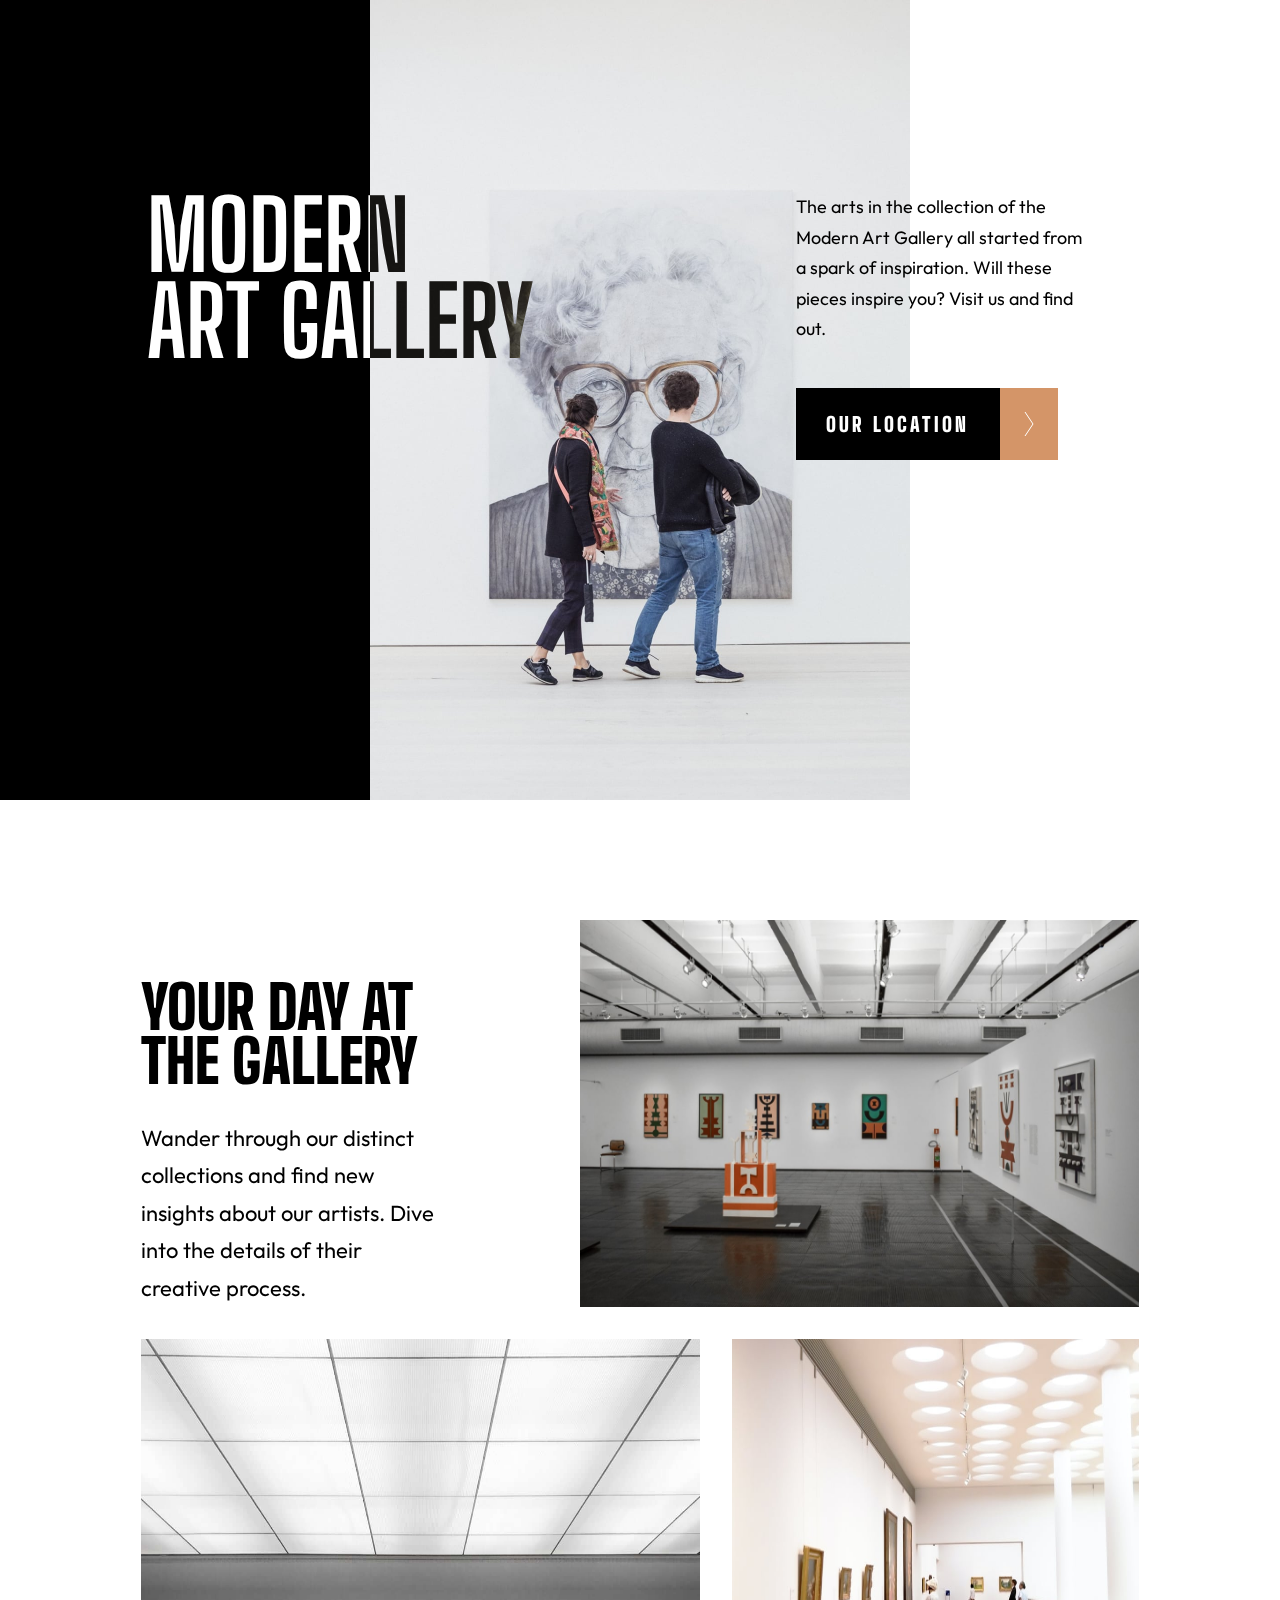
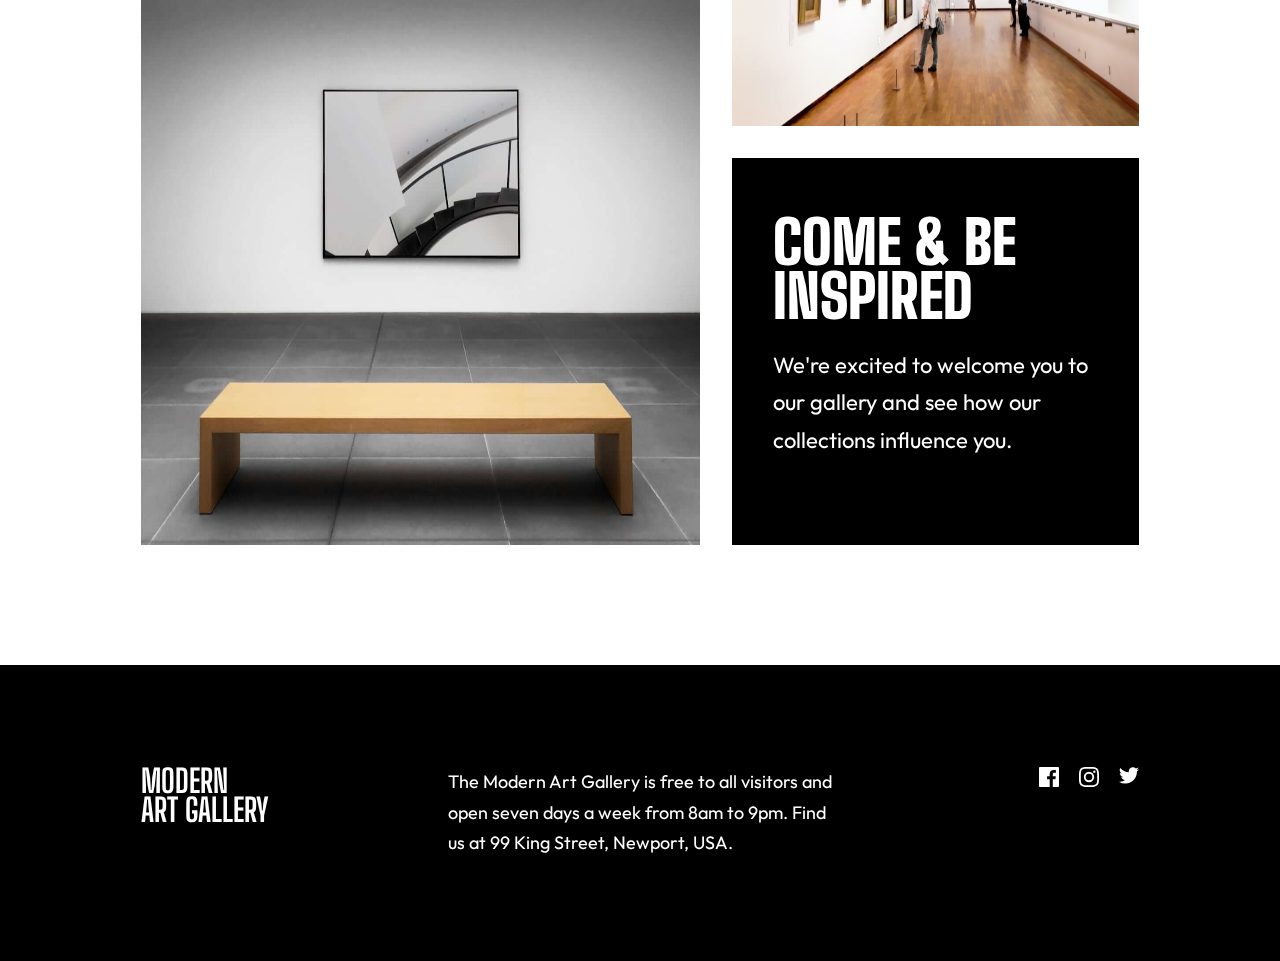
<file: index.html>
<!DOCTYPE html>
<html lang="en">
<head>
    <meta charset="UTF-8">
    <meta http-equiv="X-UA-Compatible" content="IE=edge">
    <meta name="viewport" content="width=device-width, initial-scale=1.0">
    <title>Art Gallery Page</title>
    <link rel="stylesheet" href="/resources/index.css">
</head>
<body>
    <Section class="hero">
        <picture>
            <source media="(min-width: 1025px)" srcset="/resources/images/desktop/image-hero@2x.jpg">
            <source media="(min-width: 769px)" srcset="/resources/images/desktop/image-hero.jpg">
            <source media="(min-width: 598px)" srcset="/resources/images/tablet/image-hero@2x.jpg">
            <source media="(min-width: 426px)" srcset="/resources/images/tablet/image-hero.jpg">
            <source media="(min-width: 376px)" srcset="/resources/images/mobile/image-hero@2x.jpg">
            <img class="image" src="/resources/images/mobile/image-hero.jpg" alt="hero_image">
        </picture>
        <div class="container">  
            <div><h1>Modern<br> Art Gallery</h1></div>
            <div class="content">
                <p>The arts in the collection of the Modern Art Gallery all started from a spark of inspiration. Will these pieces inspire you? Visit us and find out.</p>
                <div class="links">
                        <a href="/resources/location.html"><div class="text">Our Location</div>
                        <a href="/resources/location.html"><img class="arrow right__arrow" src="/resources/images/icons/icon-arrow-right.svg" alt="right arrow"></a>
                </div>
            </div>
        </div>    
    </section> 

    <section class="grid">
        <div class="container">
            <div class="box box__1">
                <picture>
                    <source media="(min-width: 1025px)" srcset="/resources/images/desktop/image-grid-1@2x.jpg">
                    <source media="(min-width: 769px)" srcset="/resources/images/desktop/image-grid-1.jpg">
                    <source media="(min-width: 598px)" srcset="/resources/images/tablet/image-grid-1@2x.jpg">
                    <source media="(min-width: 426px)" srcset="/resources/images/tablet/image-grid-1.jpg">
                    <source media="(min-width: 376px)" srcset="/resources/images/mobile/image-grid-1@2x.jpg">
                    <img src="/resources/images/mobile/image-grid-1.jpg" alt="art gallery">
                </picture>
            </div>

            <div class="box box__2">
                <h2>Your day<br> at the gallery</h2>
                <p>Wander through our distinct collections and find new insights about our artists. Dive into the details of their creative process.</p>
            </div>

            <div class="box box__3">
                <picture>
                    <source media="(min-width: 1025px)" srcset="/resources/images/desktop/image-grid-2@2x.jpg">
                    <source media="(min-width: 769px)" srcset="/resources/images/desktop/image-grid-2.jpg">
                    <source media="(min-width: 598px)" srcset="/resources/images/tablet/image-grid-2@2x.jpg">
                    <source media="(min-width: 426px)" srcset="/resources/images/tablet/image-grid-2.jpg">
                    <source media="(min-width: 376px)" srcset="/resources/images/mobile/image-grid-2@2x.jpg">
                    <img src="/resources/images/mobile/image-grid-2.jpg" alt="bench">
                </picture>
            </div>

            <div class="box box__4">
                <picture>
                    <source media="(min-width: 1025px)" srcset="/resources/images/desktop/image-grid-3@2x.jpg">
                    <source media="(min-width: 769px)" srcset="/resources/images/desktop/image-grid-3.jpg">
                    <source media="(min-width: 598px)" srcset="/resources/images/tablet/image-grid-3@2x.jpg">
                    <source media="(min-width: 426px)" srcset="/resources/images/tablet/image-grid-3.jpg">
                    <source media="(min-width: 376px)" srcset="/resources/images/mobile/image-grid-3@2x.jpg">
                    <img src="/resources/images/mobile/image-grid-3.jpg" alt="people">
                </picture>
            </div>

            <div class="box box__5">
                <h2>Come & be inspired</h2>
                <p>We're excited to welcome you to our gallery and see how our collections influence you.</p>
            </div>
        </div>
    </section>

    <footer class="index">
        <h2>Modern<br> art gallery</h2>
        <p>The Modern Art Gallery is free to all visitors and open seven days a week from 8am to 9pm. Find us at 99 King Street, Newport, USA.</p>
        <div class="socials">
            <a class="facebook" href="#"><svg width="20" height="20" xmlns="http://www.w3.org/2000/svg"><path class="icons" d="M18.896 0H1.104C.494 0 0 .494 0 1.104v17.793C0 19.506.494 20 1.104 20h9.58v-7.745H8.076V9.237h2.606V7.01c0-2.583 1.578-3.99 3.883-3.99 1.104 0 2.052.082 2.329.119v2.7h-1.598c-1.254 0-1.496.597-1.496 1.47v1.928h2.989l-.39 3.018h-2.6V20h5.098c.608 0 1.102-.494 1.102-1.104V1.104C20 .494 19.506 0 18.896 0Z" fill="#FFF"/></svg></a>
            <a class="instagram" href="#"><svg width="20" height="20" xmlns="http://www.w3.org/2000/svg"><path class="icons" d="M10 1.802c2.67 0 2.987.01 4.042.059 2.71.123 3.975 1.409 4.099 4.099.048 1.054.057 1.37.057 4.04 0 2.672-.01 2.988-.057 4.042-.124 2.687-1.387 3.975-4.1 4.099-1.054.048-1.37.058-4.041.058-2.67 0-2.987-.01-4.04-.058-2.718-.124-3.977-1.416-4.1-4.1-.048-1.054-.058-1.37-.058-4.041 0-2.67.01-2.986.058-4.04.124-2.69 1.387-3.977 4.1-4.1 1.054-.048 1.37-.058 4.04-.058ZM10 0C7.284 0 6.944.012 5.877.06 2.246.227.227 2.242.061 5.877.01 6.944 0 7.284 0 10s.012 3.057.06 4.123c.167 3.632 2.182 5.65 5.817 5.817 1.067.048 1.407.06 4.123.06s3.057-.012 4.123-.06c3.629-.167 5.652-2.182 5.816-5.817.05-1.066.061-1.407.061-4.123s-.012-3.056-.06-4.122C19.777 2.249 17.76.228 14.124.06 13.057.01 12.716 0 10 0Zm0 4.865a5.135 5.135 0 1 0 0 10.27 5.135 5.135 0 0 0 0-10.27Zm0 8.468a3.333 3.333 0 1 1 0-6.666 3.333 3.333 0 0 1 0 6.666Zm5.338-9.87a1.2 1.2 0 1 0 0 2.4 1.2 1.2 0 0 0 0-2.4Z" fill="#FFF"/></svg></a>
            <a class="twitter" href="#"><svg width="20" height="17" xmlns="http://www.w3.org/2000/svg"><path class="icons" d="M20 2.172a8.192 8.192 0 0 1-2.357.646 4.11 4.11 0 0 0 1.805-2.27 8.22 8.22 0 0 1-2.606.996A4.096 4.096 0 0 0 13.847.248c-2.65 0-4.596 2.472-3.998 5.037A11.648 11.648 0 0 1 1.392 1a4.109 4.109 0 0 0 1.27 5.478 4.086 4.086 0 0 1-1.858-.513c-.045 1.9 1.318 3.679 3.291 4.075a4.113 4.113 0 0 1-1.853.07 4.106 4.106 0 0 0 3.833 2.849A8.25 8.25 0 0 1 0 14.658a11.616 11.616 0 0 0 6.29 1.843c7.618 0 11.923-6.434 11.663-12.205A8.354 8.354 0 0 0 20 2.172Z" fill="#FFF"/></svg></a>
        </div>
    </footer>
</body>
</html>
</file>
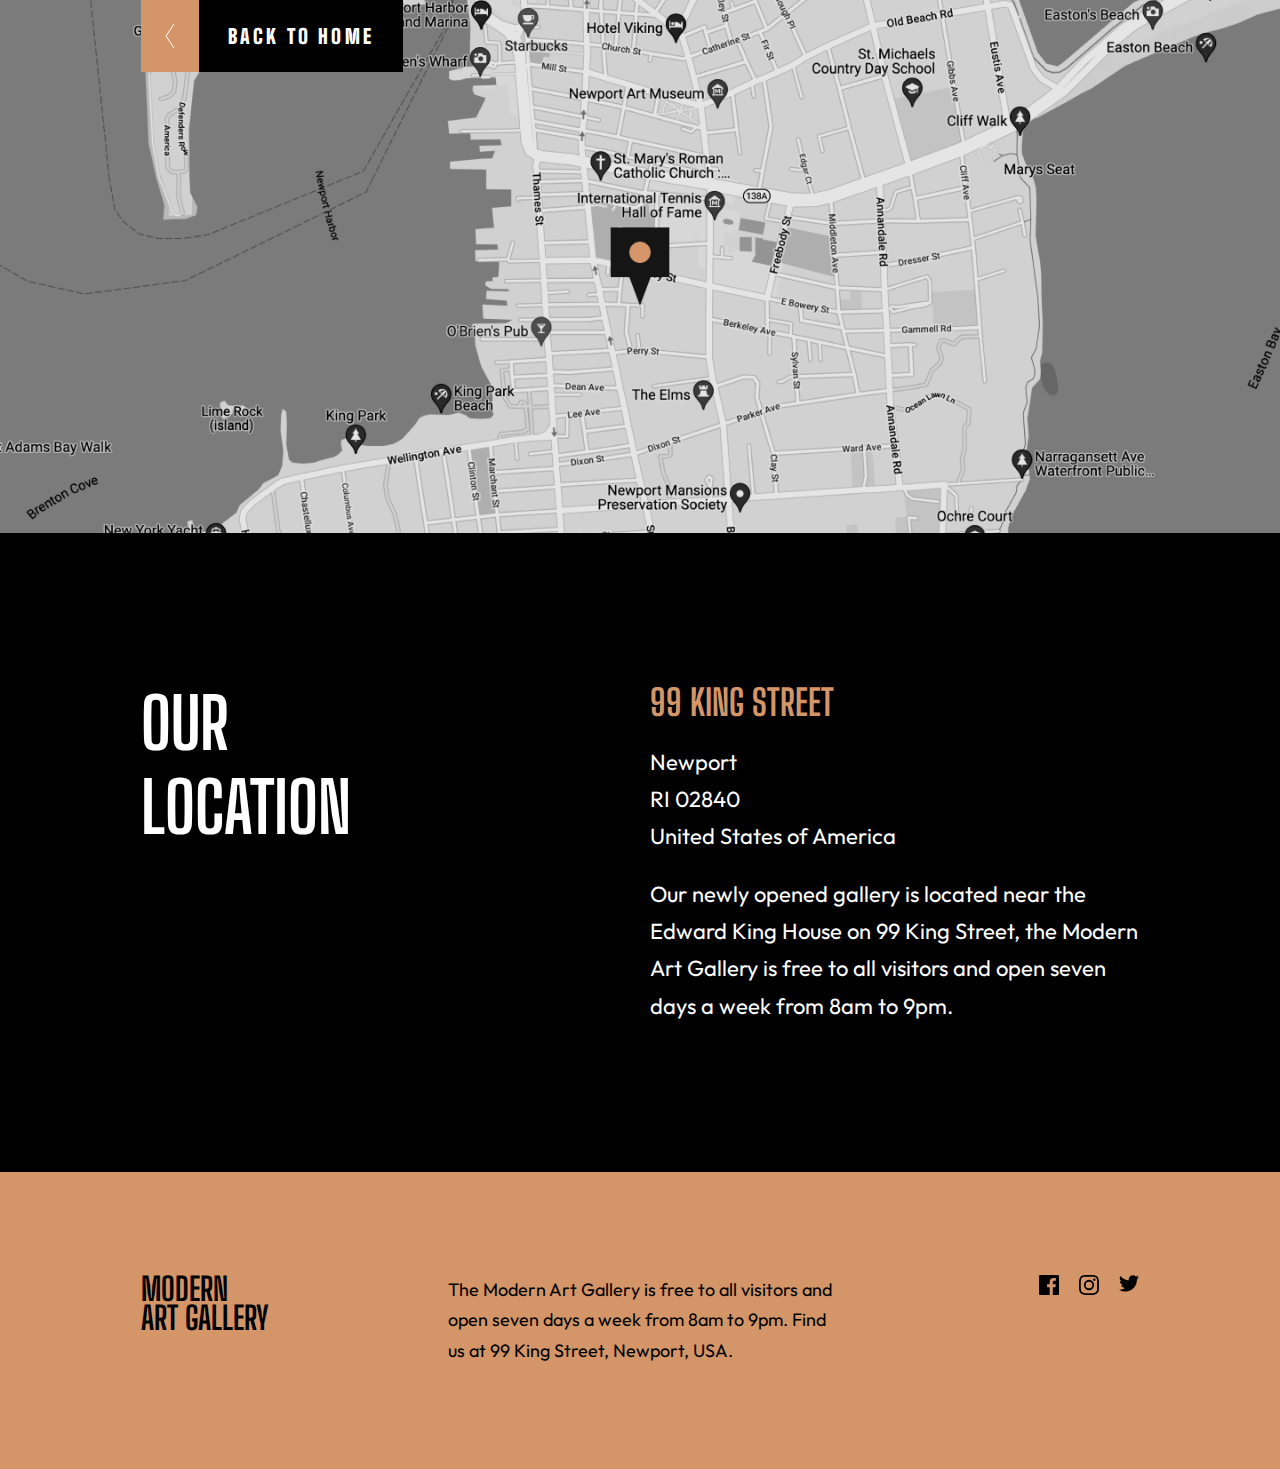
<file: resources/location.html>
<!DOCTYPE html>
<html lang="en">
<head>
    <meta charset="UTF-8">
    <meta http-equiv="X-UA-Compatible" content="IE=edge">
    <meta name="viewport" content="width=device-width, initial-scale=1.0">
    <title>Art Gallery Page</title>
    <link rel="stylesheet" href="/resources/index.css">
</head>
<body>
    <section class="map">
        <picture>
            <source media="(min-width: 1025px)" srcset="/resources/images/desktop/image-map@2x.png">
            <source media="(min-width: 769px)" srcset="/resources/images/desktop/image-map.png">
            <source media="(min-width: 598px)" srcset="/resources/images/tablet/image-map@2x.png">
            <source media="(min-width: 426px)" srcset="/resources/images/tablet/image-map.png">
            <source media="(min-width: 376px)" srcset="/resources/images/mobile/image-map@2x.png">
            <img class="image" src="/resources/images/mobile/image-map.png" alt="map">
        </picture>
        <div class="links">
            <a href="/index.html"><img class="arrow left__arrow" src="/resources/images/icons/icon-arrow-left.svg" alt="left arrow"></a>
            <a href="/index.html"><div class="text">Back to home</div></a>
        </div>
    </section>

    <section  class="address">
        <h1>Our Location</h1>
        <div class="text">
            <h2>99 King Street</h2>
            <p>Newport<br> RI 02840<br> United States of America</p>
            <p>Our newly opened gallery is located near the Edward King House on 99 King Street, the Modern Art Gallery is free to all visitors and open seven days a week from 8am to 9pm.</p>
        </div>
    </section>

    <footer class="location">
        <h2>Modern <br> Art Gallery</h2>
        <p>The Modern Art Gallery is free to all visitors and open seven days a week from 8am to 9pm. Find us at 99 King Street, Newport, USA.</p>
        <div class="socials">
            <a class="facebook" href="#"><svg width="20" height="20" xmlns="http://www.w3.org/2000/svg"><path class="icons" d="M18.896 0H1.104C.494 0 0 .494 0 1.104v17.793C0 19.506.494 20 1.104 20h9.58v-7.745H8.076V9.237h2.606V7.01c0-2.583 1.578-3.99 3.883-3.99 1.104 0 2.052.082 2.329.119v2.7h-1.598c-1.254 0-1.496.597-1.496 1.47v1.928h2.989l-.39 3.018h-2.6V20h5.098c.608 0 1.102-.494 1.102-1.104V1.104C20 .494 19.506 0 18.896 0Z" fill="#000"/></svg></a>
            <a class="instagram" href="#"><svg width="20" height="20" xmlns="http://www.w3.org/2000/svg"><path class="icons" d="M10 1.802c2.67 0 2.987.01 4.042.059 2.71.123 3.975 1.409 4.099 4.099.048 1.054.057 1.37.057 4.04 0 2.672-.01 2.988-.057 4.042-.124 2.687-1.387 3.975-4.1 4.099-1.054.048-1.37.058-4.041.058-2.67 0-2.987-.01-4.04-.058-2.718-.124-3.977-1.416-4.1-4.1-.048-1.054-.058-1.37-.058-4.041 0-2.67.01-2.986.058-4.04.124-2.69 1.387-3.977 4.1-4.1 1.054-.048 1.37-.058 4.04-.058ZM10 0C7.284 0 6.944.012 5.877.06 2.246.227.227 2.242.061 5.877.01 6.944 0 7.284 0 10s.012 3.057.06 4.123c.167 3.632 2.182 5.65 5.817 5.817 1.067.048 1.407.06 4.123.06s3.057-.012 4.123-.06c3.629-.167 5.652-2.182 5.816-5.817.05-1.066.061-1.407.061-4.123s-.012-3.056-.06-4.122C19.777 2.249 17.76.228 14.124.06 13.057.01 12.716 0 10 0Zm0 4.865a5.135 5.135 0 1 0 0 10.27 5.135 5.135 0 0 0 0-10.27Zm0 8.468a3.333 3.333 0 1 1 0-6.666 3.333 3.333 0 0 1 0 6.666Zm5.338-9.87a1.2 1.2 0 1 0 0 2.4 1.2 1.2 0 0 0 0-2.4Z" fill="#000"/></svg></a>
            <a class="twitter" href="#"><svg width="20" height="17" xmlns="http://www.w3.org/2000/svg"><path class="icons" d="M20 2.172a8.192 8.192 0 0 1-2.357.646 4.11 4.11 0 0 0 1.805-2.27 8.22 8.22 0 0 1-2.606.996A4.096 4.096 0 0 0 13.847.248c-2.65 0-4.596 2.472-3.998 5.037A11.648 11.648 0 0 1 1.392 1a4.109 4.109 0 0 0 1.27 5.478 4.086 4.086 0 0 1-1.858-.513c-.045 1.9 1.318 3.679 3.291 4.075a4.113 4.113 0 0 1-1.853.07 4.106 4.106 0 0 0 3.833 2.849A8.25 8.25 0 0 1 0 14.658a11.616 11.616 0 0 0 6.29 1.843c7.618 0 11.923-6.434 11.663-12.205A8.354 8.354 0 0 0 20 2.172Z" fill="#000"/></svg></a>
        </div>
    </footer>
</body>
</html>
</file>
<file: resources/index.css>
@import url('https://fonts.googleapis.com/css2?family=Big+Shoulders+Display:wght@400;600;900&display=swap');
@import url('https://fonts.googleapis.com/css2?family=Outfit:wght@300&display=swap');

* {
    padding: 0;
    margin: 0;
    box-sizing: border-box;
    font-family: 'Outfit', sans-serif;
}

body {
    height: 100vh;
    max-width: 1440px;
    min-width: 375px;
    margin: 0 auto;
}

.hero {
  /*  background: linear-gradient(to right, black 50%, white 50%);*/
    position: relative;
    max-height: 800px;
}

.hero .image {
    width: 100%;
    max-height: 800px;
}

.hero .container {
    padding: 0 4.5%;
}

.container h1 {
    font-family: 'Big Shoulders Display', sans-serif;
    font-size: 3.75rem;
    line-height: .9;
    text-transform: uppercase;
    margin-top: 2rem;
}

.hero .content {
    margin-top: 2rem;
}

.hero .content p {
    font-size: 1.125rem;
    line-height: 1.7;
}

.links {
    display: flex;
    margin-top: 2rem;
    width: 16.25rem;
}

.hero .links a {
    text-decoration: none;
    color: white;

}

.links .text {
    font-family: 'Big Shoulders Display', sans-serif;
    width: 12.75rem;
    height: 4.5rem;
    background-color: black;
    display: flex;
    justify-content: center;
    align-items: center;
    font-size: 1.25rem;
    text-transform: uppercase;
    font-weight: 900;
    letter-spacing: .2rem;
}

.arrow {
    padding: 1.5rem;
    background-color: hsl(25, 56%, 62%);
}

.hero .links:hover .text {
    background-color: hsl(25, 56%, 62%);
    transition: .3s;
}

.hero .links:hover img {
    background-color: black;
    transition: .3s;
}

.grid .container {
    margin-top: 7.5rem;
    padding: 0 4.5%;
    display: grid;
    grid-template-columns: 1fr;
    gap: 1.5625rem;
}

.box img, .box {
    width: 100%;
    height: 100%;
}

.box__2 h2, .box__5 h2 {
    font-family: 'Big Shoulders Display', sans-serif;
    font-weight: 900;
    font-size: 3.125rem;
    text-transform: uppercase;
    line-height: .9;
}

.box__2 p, .box__5 p {
    margin-top: 1.5rem;
    font-size: 1.125rem;
    line-height: 1.7;
}

.box__5 {
    color: white;
    background-color: black;
    padding: 13.5% 7%;
}

footer {
    margin-top: 7.5rem;
    background-color: black;
    color: white;
    padding: 12.8% 8.5%;
}

footer h2 {
    font-family: 'Big Shoulders Display', sans-serif;
    line-height: .9;
    text-transform: uppercase;
}

footer p {
    line-height: 1.7;
    margin-top: 2.375rem;
}

footer .socials {
    margin-top: 2.375rem;
}

.index .icons:hover {
    fill: hsl(25, 56%, 62%);
    transition: .3s;
}

.socials .instagram {
    margin: 0 1.25rem;
}

/* location css */

.map {
    position: relative;
}

picture img{
    display: block;
    width: 100%;
}

.map .links a {
    text-decoration: none;
    color: white;
}

.map .links {
    position: absolute;
    top: 0;
    margin: 0;
}

.map .links:hover .text {
    background-color: hsl(25, 56%, 62%);
    transition: .3s;
}

.map .links:hover img {
    background-color: black;
    transition: .3s;
}

.address {
    background-color: black;
    padding: 13% 4.5% 15% 4.5%; 
}

.address h1 {
    font-family: 'Big Shoulders Display', sans-serif;
    color: white;
    font-size: 3.125rem;
    text-transform: uppercase;
}

.address h2 {
    font-family: 'Big Shoulders Display', sans-serif;
    color: hsl(25, 56%, 62%);
    text-transform: uppercase;
    font-size: 2rem;
}

.address p {
    color: white;
    font-size: 1.125rem;
    line-height: 1.7;
    margin-top: 1.25rem;
}

.location {
    margin-top: 0;
    background-color: hsl(25, 56%, 62%);
    color: black;
}

.location .icons:hover {
    fill: hsl(0, 0%, 100%);
    transition: .3s;
}

@media only screen and (min-width: 426px) {
    
    /*index*/ 
    @media only screen and (min-width: 426px) and (max-width: 599px) {
        .hero picture .image {
            object-fit: cover;
            height: 30rem;
            position: bottom;
        }
    }
    

    @media only screen and (min-width: 600px) {
        .hero {
            display: flex;
        }

        .hero picture img {
            min-height: 100vh;
            min-width: 170%;
        }

        .hero .container {
            padding: 20% 5% 20% 0;
            width: 100%;
            margin-left: 16%;
        }

        .hero h1 {
            font-size: 4.375;
            margin-top: 0;
        }

        .hero .content p {
            margin: 15% 0;
        }
    
   
        .grid .container {
            grid-template-columns: 1fr .25fr .40fr .25fr 1fr;
            grid-template-rows: 1fr 1fr 1fr;
            grid-template-areas: 
            "one . two two two"
            "three three three four four"
            "three three three five five";
            gap: .68rem;
        }

        .box__2 h2 {
            margin-top: 2rem;
        }

        .box__1 {
            grid-area: two;
        }

        .box__2 {
            grid-area: one;
        }

        .box__3 {
            grid-area: three
        }

        .box__4 {
            grid-area: four;
        }

        .box__5 {
            grid-area: five;
            padding: 31% 10%;
        }   
    }
    /*location*/


    .map .links {
        margin-left: 5%;
    }
        
    .address {
        display: flex;
        padding: 11.5% 5%;
    }
    
    .address .text {
     margin-left: 15%;
    }

    footer {
        display: flex;
        justify-content: space-between;
        padding: 7.5% 5%;
    }

    footer p, footer .socials {
        margin-top: 0;
    }

    footer .socials {
        display: flex;
        justify-content: flex-end;
        width: 40%;
    }

    footer p {
        width: 50%;
    }

    footer h2 {
        width: 40%;
    }
}

@media only screen and (min-width: 769px) {
    
    .hero picture .image {
        min-width: 200%;
        min-height: 800px;
    }

    .hero .container {
        padding: 20% 5% 20% 0;
        width: 100%;
        margin-left: 20%;
    }

    .grid .container {
        padding: 0 5%;
        gap: 2rem;
    }
    
    .box__2 h2 {
        margin-top: 20%;
        font-size: 3.75rem;
    }

    .box__2 h2 br {
        display: none;
    }

    .box__2 p {
        font-size: 1.375rem;
        margin-top: 2rem;
    }

    .box__5 {
        padding: 14% 10%;
    }

    .box__5 h2 {
        font-size: 3.75rem;
    }

    .box__5 p {
        font-size: 1.375rem;
    }


    /* location */
    .map .links {
        margin-left: 11%;
    }

    .address {
        padding: 11.5% 11%;
    }

    .address h1 {
        font-size: 4.375rem;
    }

    .address .text {
        margin-left: 30%;
       
    }

    .address h2 {
        font-size: 2.25rem;
    }

    .address p {
        font-size: 1.375rem;
    }

    footer {
        padding: 8% 5%;
    }

    footer p {
        font-size: 1.125rem;
    }

    footer h2 {
        font-size: 2rem;
    }
}

@media only screen and (min-width: 1025px) {
    .hero {
        background: linear-gradient(to right, black 50%, white 50%);
        display: flex;
        justify-content: center;
        min-height: 800px;
    }

    .hero picture .image {
        min-width: 100%;
        min-height: 800px;
        width: 33.75rem;
    }
    
    .hero .container {
        position: absolute;
        margin: 15%;
        padding: 0 11.5%;
        display: flex;
        justify-content: space-between;
    }

    .hero h1 {
        font-size: 4.375;
        margin-top: 0;
        font-size: 6rem;
        mix-blend-mode: difference;
        color: white;
    }

    .hero .content {
        margin: 0;
        margin: 0 5% 0 0;
    }

    .hero .content p {
        margin: 0 0 15% 0;
        padding: 0;
        z-index: 999;
        font-size: 1.375;
        max-width: 18rem;
    } 

    .grid .container {
        padding: 0 11%;
    }

    footer {
        padding: 8% 11%;
    }
}
</file>
